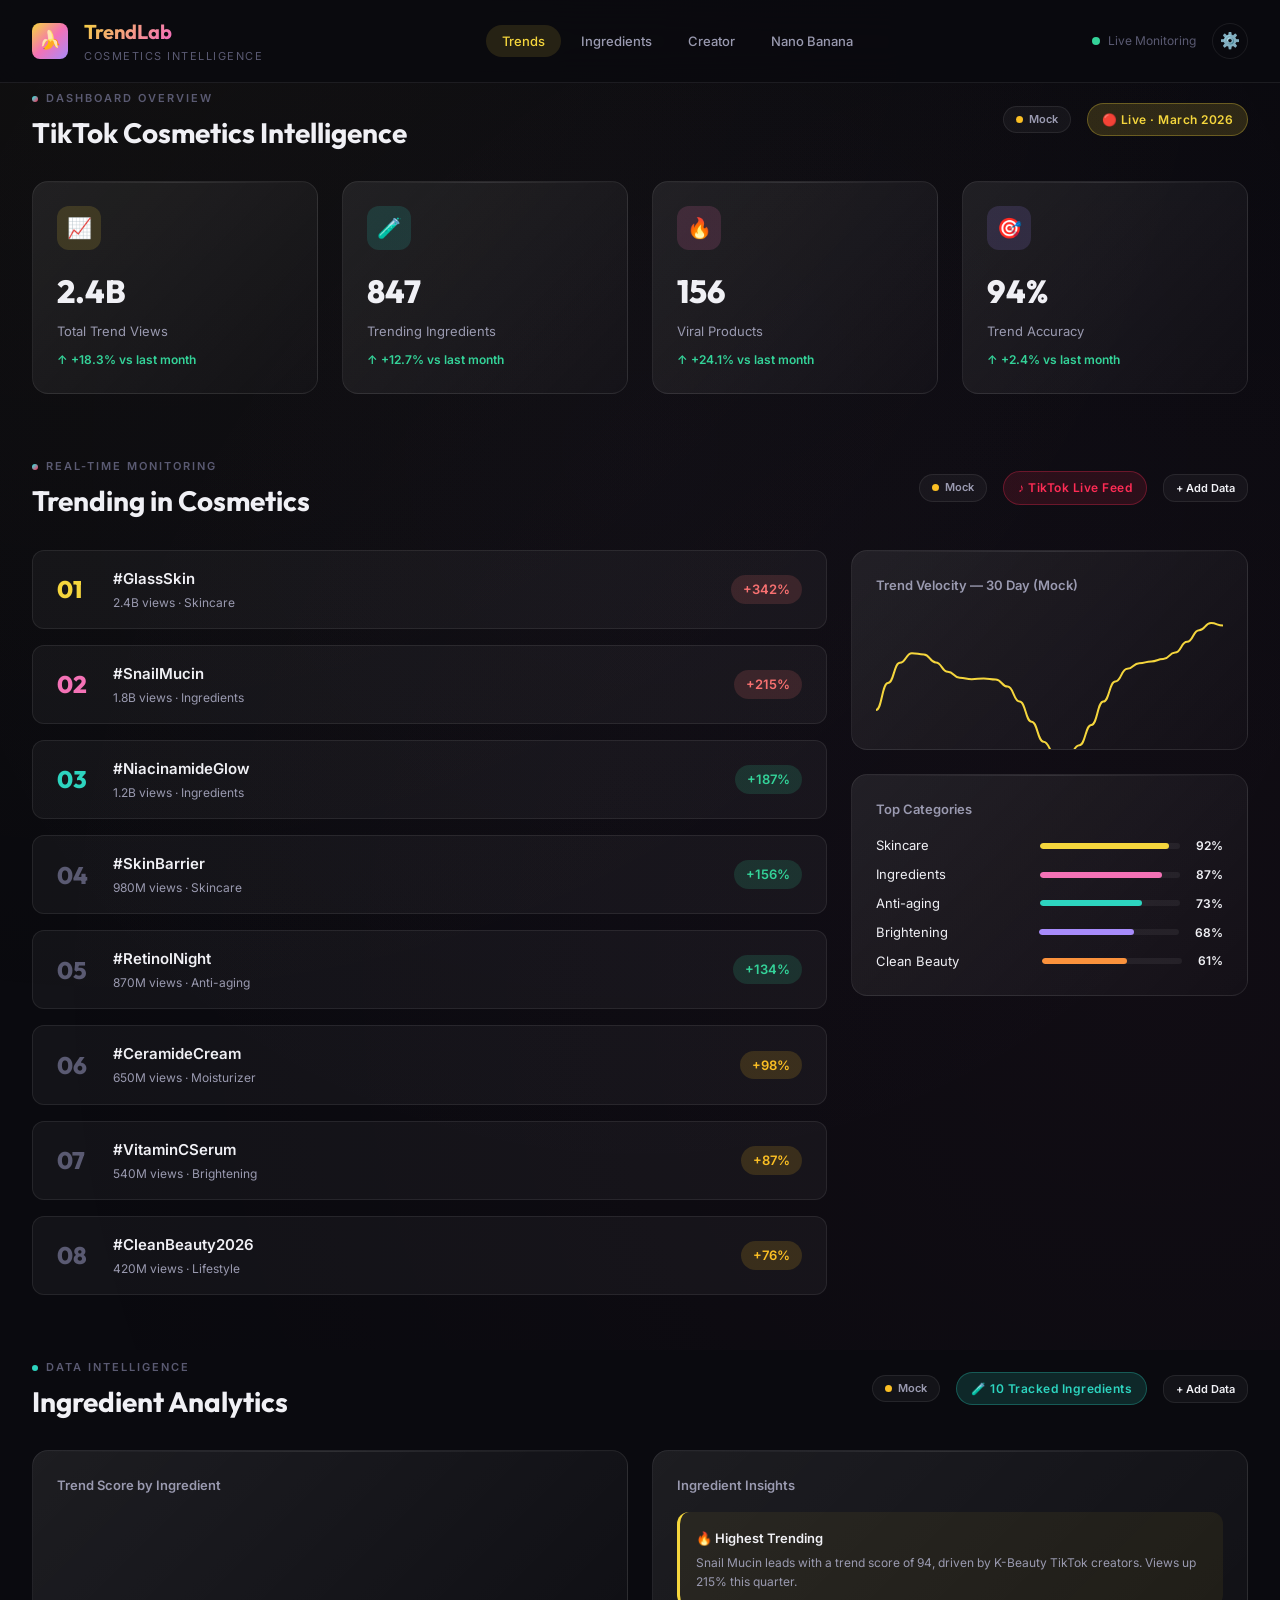
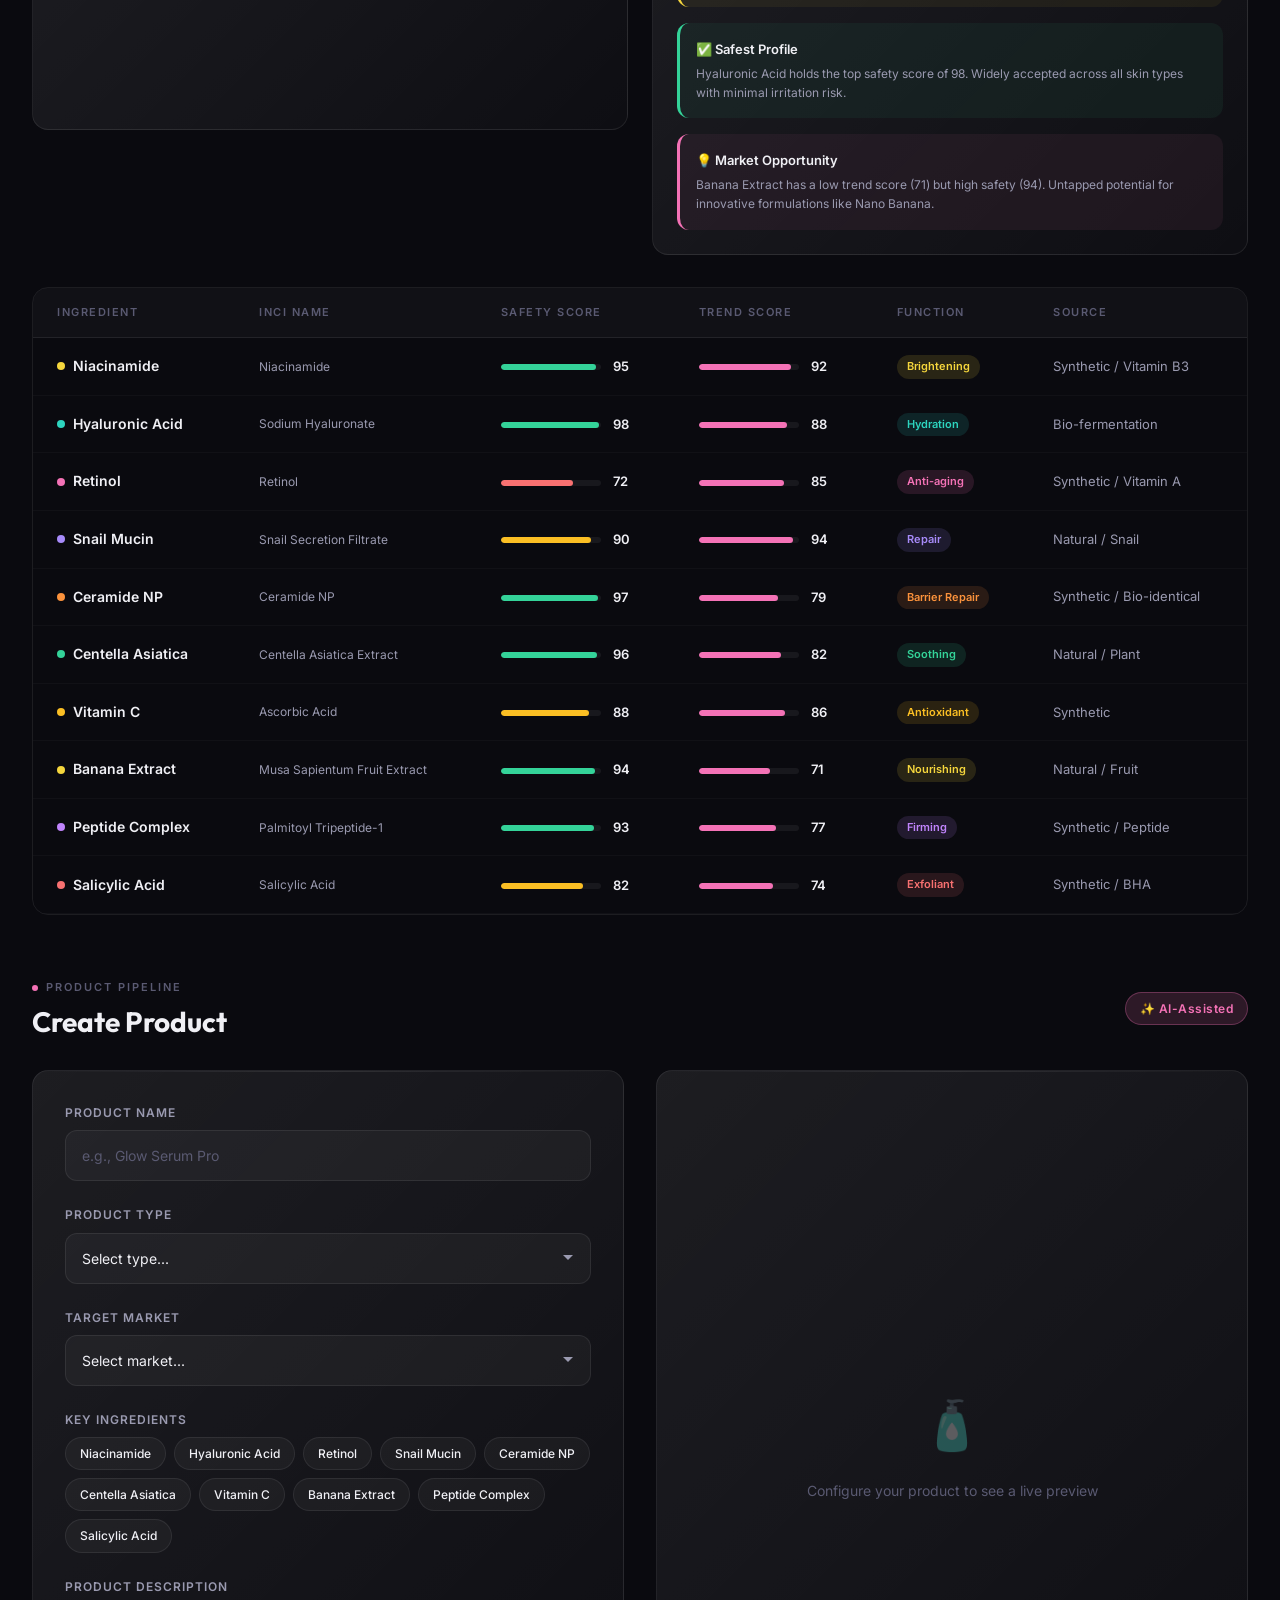
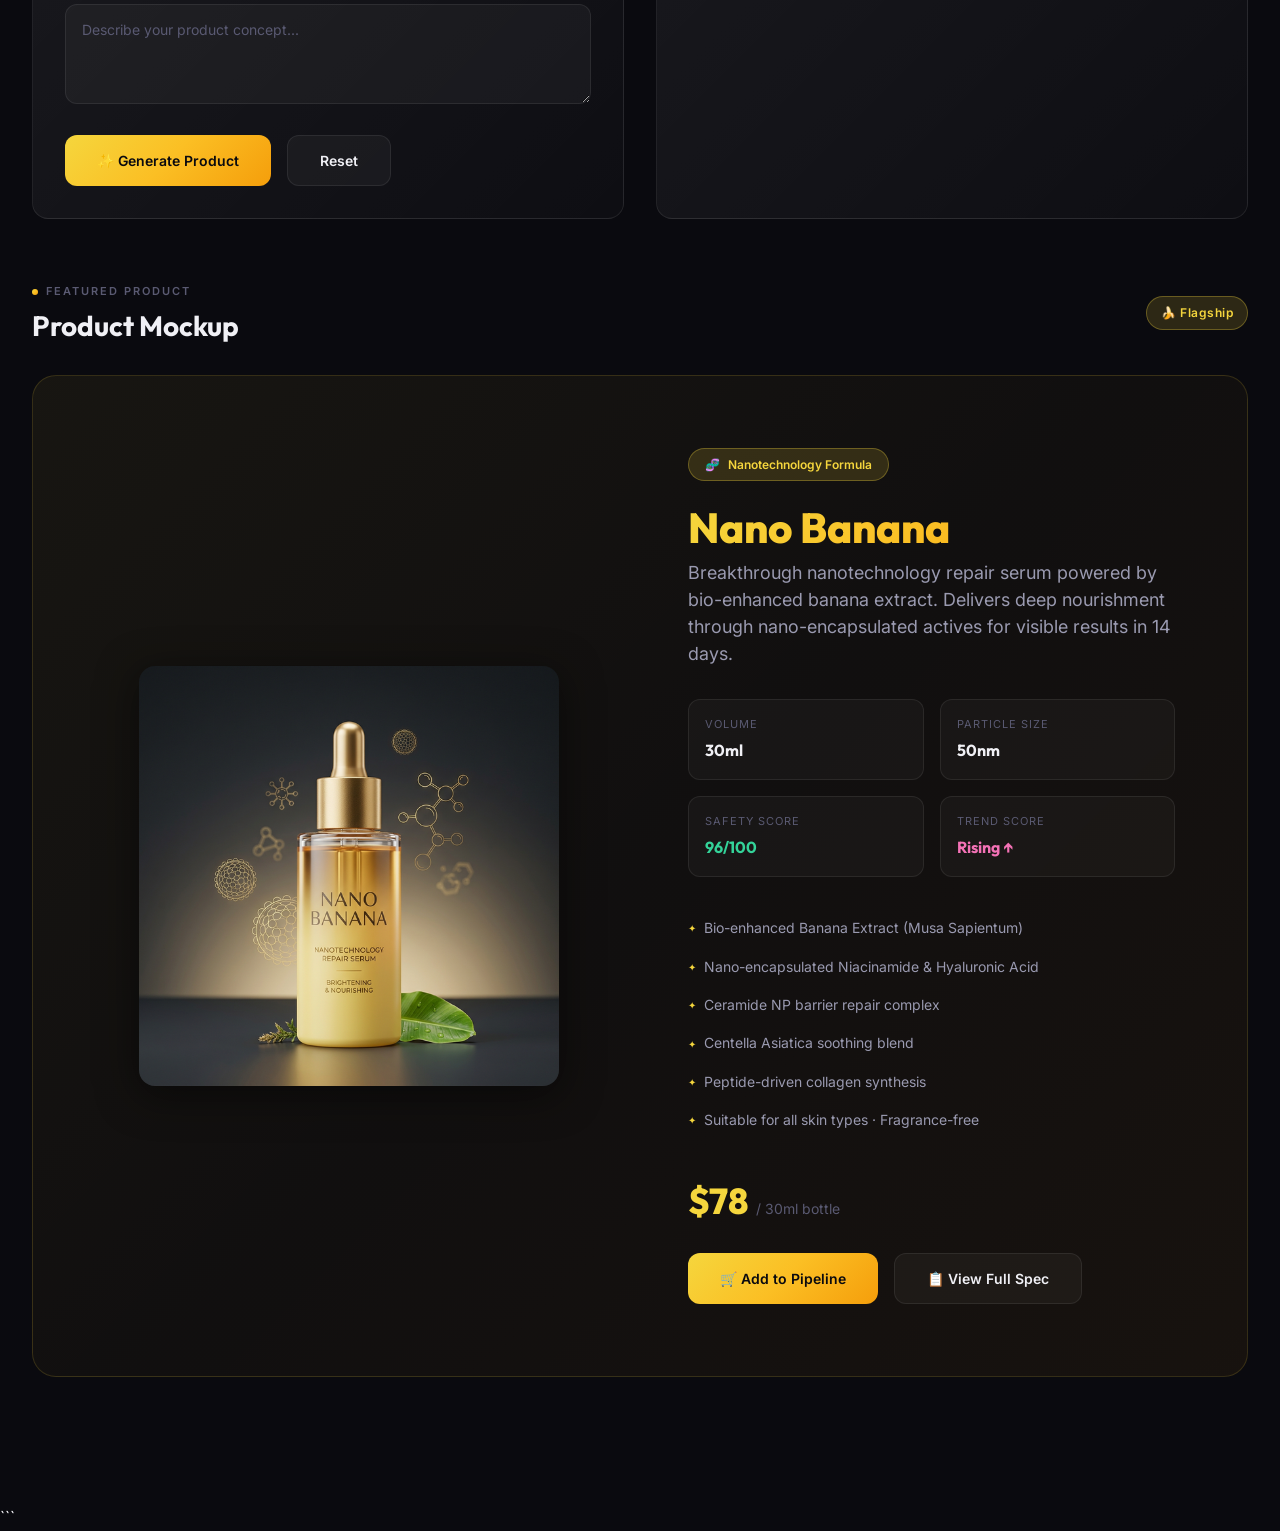
<file: index.html>
<!DOCTYPE html>
<html lang="en">

<head>
  <meta charset="UTF-8" />
  <meta name="viewport" content="width=device-width, initial-scale=1.0" />
  <title>TrendLab — Enterprise Cosmetics Intelligence</title>
  <meta name="description"
    content="Monitor TikTok cosmetics trends, analyze ingredient data, create products, and discover the Nano Banana serum." />
  <link rel="stylesheet" href="style.css" />
  <link rel="icon"
    href="data:image/svg+xml,<svg xmlns='http://www.w3.org/2000/svg' viewBox='0 0 100 100'><text y='.9em' font-size='90'>🍌</text></svg>" />
</head>

<body>




  <!-- Navigation -->
  <nav class="nav" id="main-nav">
    <div class="nav-inner">
      <div class="nav-brand">
        <div class="nav-logo">🍌</div>
        <div>
          <div class="nav-title">TrendLab</div>
          <div class="nav-subtitle">Cosmetics Intelligence</div>
        </div>
      </div>
      <ul class="nav-links">
        <li><a href="#trends" class="nav-link active">Trends</a></li>
        <li><a href="#ingredients" class="nav-link">Ingredients</a></li>
        <li><a href="#creator" class="nav-link">Creator</a></li>
        <li><a href="#nano-banana" class="nav-link">Nano Banana</a></li>
      </ul>
      <div class="nav-status">
        <span class="status-dot"></span>
        <span id="live-time">Live Monitoring</span>
        <button class="nav-settings-btn" onclick="SettingsController.open()" title="Settings & API Keys">⚙️</button>
      </div>
    </div>
  </nav>

  <main class="main">

    <!-- ========== KPI Stats ========== -->
    <section class="section" id="overview">
      <div class="section-header">
        <div>
          <div class="section-label">
            <span class="dot" style="background: var(--gradient-tiktok);"></span>
            Dashboard Overview
          </div>
          <h1 class="section-title">TikTok Cosmetics Intelligence</h1>
        </div>
        <div style="display:flex;align-items:center;gap:var(--space-md);">
          <div class="conn-indicator" data-status-for="tiktok"><span class="conn-dot conn-mock"></span><span
              class="conn-label">Mock</span></div>
          <div class="section-badge"
            style="background: var(--accent-banana-dim); color: var(--accent-banana); border: 1px solid rgba(245,214,61,0.3);">
            🔴 Live · March 2026
          </div>
        </div>
      </div>
      <div class="grid-4" id="stats-grid">
        <!-- Rendered by JS -->
      </div>
    </section>

    <!-- ========== TikTok Trends ========== -->
    <section class="section" id="trends">
      <div class="section-header">
        <div>
          <div class="section-label">
            <span class="dot" style="background: var(--gradient-tiktok);"></span>
            Real-Time Monitoring
          </div>
          <h2 class="section-title">Trending in Cosmetics</h2>
        </div>
        <div style="display:flex;align-items:center;gap:var(--space-md);">
          <div class="conn-indicator" data-status-for="tiktok"><span class="conn-dot conn-mock"></span><span
              class="conn-label">Mock</span></div>
          <div class="section-badge"
            style="background: rgba(254,44,85,0.12); color: #fe2c55; border: 1px solid rgba(254,44,85,0.3);">
            ♪ TikTok Live Feed
          </div>
          <button class="btn btn-secondary" style="padding:6px 12px;font-size:11px;"
            onclick="SettingsController.open(); SettingsController.switchTab('manual-trends');">+ Add Data</button>
        </div>
      </div>

      <div class="trend-feed">
        <div class="trend-list" id="trend-list">
          <!-- Rendered by JS -->
        </div>
        <div class="trend-chart-area">
          <div class="card mini-chart">
            <div class="chart-title">Trend Velocity — 30 Day</div>
            <canvas id="trend-canvas"></canvas>
          </div>
          <div class="card" style="padding: var(--space-lg);">
            <div class="chart-title">Top Categories</div>
            <div style="display: flex; flex-direction: column; gap: var(--space-sm); margin-top: var(--space-md);">
              <div style="display: flex; justify-content: space-between; align-items: center;">
                <span style="font-size: 13px;">Skincare</span>
                <div style="display:flex;align-items:center;gap:8px;">
                  <div class="score-bar" style="width:140px;">
                    <div class="score-bar-fill" style="width:92%;background:var(--accent-banana);"></div>
                  </div>
                  <span style="font-size:12px;font-weight:600;">92%</span>
                </div>
              </div>
              <div style="display: flex; justify-content: space-between; align-items: center;">
                <span style="font-size: 13px;">Ingredients</span>
                <div style="display:flex;align-items:center;gap:8px;">
                  <div class="score-bar" style="width:140px;">
                    <div class="score-bar-fill" style="width:87%;background:var(--accent-pink);"></div>
                  </div>
                  <span style="font-size:12px;font-weight:600;">87%</span>
                </div>
              </div>
              <div style="display: flex; justify-content: space-between; align-items: center;">
                <span style="font-size: 13px;">Anti-aging</span>
                <div style="display:flex;align-items:center;gap:8px;">
                  <div class="score-bar" style="width:140px;">
                    <div class="score-bar-fill" style="width:73%;background:var(--accent-teal);"></div>
                  </div>
                  <span style="font-size:12px;font-weight:600;">73%</span>
                </div>
              </div>
              <div style="display: flex; justify-content: space-between; align-items: center;">
                <span style="font-size: 13px;">Brightening</span>
                <div style="display:flex;align-items:center;gap:8px;">
                  <div class="score-bar" style="width:140px;">
                    <div class="score-bar-fill" style="width:68%;background:var(--accent-violet);"></div>
                  </div>
                  <span style="font-size:12px;font-weight:600;">68%</span>
                </div>
              </div>
              <div style="display: flex; justify-content: space-between; align-items: center;">
                <span style="font-size: 13px;">Clean Beauty</span>
                <div style="display:flex;align-items:center;gap:8px;">
                  <div class="score-bar" style="width:140px;">
                    <div class="score-bar-fill" style="width:61%;background:var(--accent-coral);"></div>
                  </div>
                  <span style="font-size:12px;font-weight:600;">61%</span>
                </div>
              </div>
            </div>
          </div>
        </div>
      </div>
    </section>

    <!-- ========== Ingredient Data ========== -->
    <section class="section" id="ingredients">
      <div class="section-header">
        <div>
          <div class="section-label">
            <span class="dot" style="background: var(--accent-teal);"></span>
            Data Intelligence
          </div>
          <h2 class="section-title">Ingredient Analytics</h2>
        </div>
        <div style="display:flex;align-items:center;gap:var(--space-md);">
          <div class="conn-indicator" data-status-for="ingredients"><span class="conn-dot conn-mock"></span><span
              class="conn-label">Mock</span></div>
          <div class="section-badge"
            style="background: var(--accent-teal-dim); color: var(--accent-teal); border: 1px solid rgba(45,212,191,0.3);">
            🧪 <span id="ingredient-count">10</span> Tracked Ingredients
          </div>
          <button class="btn btn-secondary" style="padding:6px 12px;font-size:11px;"
            onclick="SettingsController.open(); SettingsController.switchTab('manual-ingredients');">+ Add Data</button>
        </div>
      </div>

      <div class="grid-2" style="margin-bottom: var(--space-xl);">
        <div class="card ingredient-chart-container">
          <div class="chart-title">Trend Score by Ingredient</div>
          <canvas id="ingredient-canvas"></canvas>
        </div>
        <div class="card" style="padding: var(--space-lg);">
          <div class="chart-title">Ingredient Insights</div>
          <div style="margin-top: var(--space-md); display: flex; flex-direction: column; gap: var(--space-md);">
            <div
              style="padding: var(--space-md); background: rgba(245,214,61,0.06); border-radius: var(--radius-md); border-left: 3px solid var(--accent-banana);">
              <div style="font-size: 13px; font-weight: 600; margin-bottom: 4px;">🔥 Highest Trending</div>
              <div style="font-size: 12px; color: var(--text-secondary);">Snail Mucin leads with a trend score of 94,
                driven by K-Beauty TikTok creators. Views up 215% this quarter.</div>
            </div>
            <div
              style="padding: var(--space-md); background: rgba(52,211,153,0.06); border-radius: var(--radius-md); border-left: 3px solid var(--success);">
              <div style="font-size: 13px; font-weight: 600; margin-bottom: 4px;">✅ Safest Profile</div>
              <div style="font-size: 12px; color: var(--text-secondary);">Hyaluronic Acid holds the top safety score of
                98. Widely accepted across all skin types with minimal irritation risk.</div>
            </div>
            <div
              style="padding: var(--space-md); background: rgba(244,114,182,0.06); border-radius: var(--radius-md); border-left: 3px solid var(--accent-pink);">
              <div style="font-size: 13px; font-weight: 600; margin-bottom: 4px;">💡 Market Opportunity</div>
              <div style="font-size: 12px; color: var(--text-secondary);">Banana Extract has a low trend score (71) but
                high safety (94). Untapped potential for innovative formulations like Nano Banana.</div>
            </div>
          </div>
        </div>
      </div>

      <div class="ingredient-table-wrap">
        <table class="ingredient-table" id="ingredient-table">
          <thead>
            <tr>
              <th>Ingredient</th>
              <th>INCI Name</th>
              <th>Safety Score</th>
              <th>Trend Score</th>
              <th>Function</th>
              <th>Source</th>
            </tr>
          </thead>
          <tbody id="ingredient-tbody">
            <!-- Rendered by JS -->
          </tbody>
        </table>
      </div>
    </section>

    <!-- ========== Product Creator ========== -->
    <section class="section" id="creator">
      <div class="section-header">
        <div>
          <div class="section-label">
            <span class="dot" style="background: var(--accent-pink);"></span>
            Product Pipeline
          </div>
          <h2 class="section-title">Create Product</h2>
        </div>
        <div class="section-badge"
          style="background: var(--accent-pink-dim); color: var(--accent-pink); border: 1px solid rgba(244,114,182,0.3);">
          ✨ AI-Assisted
        </div>
      </div>

      <div class="creator-layout">
        <div class="card creator-form" id="creator-form-content">
          <!-- Rendered by JS -->
        </div>
        <div class="card product-preview" id="product-preview">
          <div class="preview-placeholder">
            <div class="preview-icon">🧴</div>
            <p>Configure your product to see a live preview</p>
          </div>
        </div>
      </div>
    </section>

    <!-- ========== Product Pipeline ========== -->
    <section class="section" id="pipeline" style="display:none;">
      <div class="section-header">
        <div>
          <div class="section-label">
            <span class="dot" style="background: var(--accent-violet);"></span>
            Product Pipeline
          </div>
          <h2 class="section-title">Generated Products &amp; Mockups</h2>
        </div>
        <div class="section-badge"
          style="background: rgba(167,139,250,0.12); color: var(--accent-violet); border: 1px solid rgba(167,139,250,0.3);">
          📦 <span id="pipeline-count">0</span> Products
        </div>
      </div>
      <div id="pipeline-grid">
        <!-- Rendered by JS -->
      </div>
    </section>

    <!-- ========== Nano Banana Showcase ========== -->
    <section class="section" id="nano-banana">
      <div class="section-header">
        <div>
          <div class="section-label">
            <span class="dot" style="background: var(--gradient-banana);"></span>
            Featured Product
          </div>
          <h2 class="section-title">Product Mockup</h2>
        </div>
        <div class="section-badge"
          style="background: var(--accent-banana-dim); color: var(--accent-banana); border: 1px solid rgba(245,214,61,0.3);">
          🍌 Flagship
        </div>
      </div>

      <div class="nano-hero">
        <div class="nano-image-wrap">
          <div class="nano-image-glow"></div>
          <img src="nano_banana.png" alt="Nano Banana Serum — Premium Skincare Product" id="nano-product-img" />
        </div>
        <div class="nano-content">
          <div class="nano-badge">
            <span>🧬</span> Nanotechnology Formula
          </div>
          <h3 class="nano-title">Nano Banana</h3>
          <p class="nano-tagline">
            Breakthrough nanotechnology repair serum powered by bio-enhanced banana extract.
            Delivers deep nourishment through nano-encapsulated actives for visible results in 14 days.
          </p>

          <div class="nano-specs">
            <div class="spec-item">
              <div class="spec-label">Volume</div>
              <div class="spec-value">30ml</div>
            </div>
            <div class="spec-item">
              <div class="spec-label">Particle Size</div>
              <div class="spec-value">50nm</div>
            </div>
            <div class="spec-item">
              <div class="spec-label">Safety Score</div>
              <div class="spec-value" style="color: var(--success);">96/100</div>
            </div>
            <div class="spec-item">
              <div class="spec-label">Trend Score</div>
              <div class="spec-value" style="color: var(--accent-pink);">Rising ↑</div>
            </div>
          </div>

          <ul class="nano-features">
            <li>Bio-enhanced Banana Extract (Musa Sapientum)</li>
            <li>Nano-encapsulated Niacinamide & Hyaluronic Acid</li>
            <li>Ceramide NP barrier repair complex</li>
            <li>Centella Asiatica soothing blend</li>
            <li>Peptide-driven collagen synthesis</li>
            <li>Suitable for all skin types · Fragrance-free</li>
          </ul>

          <div class="nano-price">
            <span class="nano-price-value">$78</span>
            <span class="nano-price-unit">/ 30ml bottle</span>
          </div>

          <div class="nano-actions">
            <button class="btn btn-primary">🛒 Add to Pipeline</button>
            <button class="btn btn-secondary">📋 View Full Spec</button>
          </div>
        </div>
      </div>
    </section>

  </main>

  <!-- Settings Modal -->
  <div class="settings-overlay" id="settings-modal">
    <div class="settings-panel">
      <div class="settings-header">
        <div>
          <h2 class="settings-title">⚙️ Settings & Data Sources</h2>
          <p class="settings-subtitle">Connect APIs, add manual data, and manage integrations</p>
        </div>
        <button class="settings-close" onclick="SettingsController.close()">✕</button>
      </div>
      <div class="settings-tabs">
        <button class="settings-tab active" data-tab="api-keys" onclick="SettingsController.switchTab('api-keys')">🔑
          API Keys</button>
        <button class="settings-tab" data-tab="manual-trends" onclick="SettingsController.switchTab('manual-trends')">📈
          Manual Trends</button>
        <button class="settings-tab" data-tab="manual-ingredients"
          onclick="SettingsController.switchTab('manual-ingredients')">🧪 Manual Ingredients</button>
        <button class="settings-tab" data-tab="data-status" onclick="SettingsController.switchTab('data-status')">📡
          Data Status</button>
      </div>
      <div class="settings-body" id="settings-content">
        <!-- Rendered by JS -->
      </div>
    </div>
  </div>

  <!-- Toast Container -->
  <div id="toast-container"></div>

  <!-- TrendLab Engine Layer -->
  <script src="engine/Database.js"></script>
  <script src="engine/Parsers/IngredientParser.js"></script>
  <script src="engine/Parsers/TikTokParser.js"></script>
  <script src="engine/Parsers/OpenBeautyParser.js"></script>
  <script src="engine/FormulationScorer.js"></script>
  <script src="engine/Engine.js"></script>

  <!-- Core App Scripts -->
  <script src="api.js"></script>
  <script src="app.js"></script>
</body>

</html>
```
</file>
<file: style.css>
/* ========================================
   Enterprise Cosmetics Dashboard
   Design System & Global Styles
   ======================================== */

@import url('https://fonts.googleapis.com/css2?family=Inter:wght@300;400;500;600;700;800&family=Outfit:wght@300;400;500;600;700;800&display=swap');

/* --- Design Tokens --- */
:root {
  /* Colors */
  --bg-primary: #0a0a0f;
  --bg-secondary: #12121a;
  --bg-card: rgba(255, 255, 255, 0.04);
  --bg-card-hover: rgba(255, 255, 255, 0.07);
  --bg-glass: rgba(255, 255, 255, 0.06);
  --border-subtle: rgba(255, 255, 255, 0.08);
  --border-accent: rgba(255, 255, 255, 0.12);

  --text-primary: #f0f0f5;
  --text-secondary: #9a9ab0;
  --text-muted: #5a5a72;

  --accent-banana: #f5d63d;
  --accent-banana-dim: rgba(245, 214, 61, 0.15);
  --accent-pink: #f472b6;
  --accent-pink-dim: rgba(244, 114, 182, 0.15);
  --accent-teal: #2dd4bf;
  --accent-teal-dim: rgba(45, 212, 191, 0.15);
  --accent-violet: #a78bfa;
  --accent-violet-dim: rgba(167, 139, 250, 0.15);
  --accent-coral: #fb923c;
  --accent-coral-dim: rgba(251, 146, 60, 0.15);

  --gradient-hero: linear-gradient(135deg, #f5d63d 0%, #f472b6 50%, #a78bfa 100%);
  --gradient-banana: linear-gradient(135deg, #f5d63d 0%, #fbbf24 50%, #f59e0b 100%);
  --gradient-tiktok: linear-gradient(135deg, #25f4ee 0%, #fe2c55 100%);
  --gradient-card: linear-gradient(135deg, rgba(255,255,255,0.08) 0%, rgba(255,255,255,0.02) 100%);

  --success: #34d399;
  --warning: #fbbf24;
  --danger: #f87171;

  /* Typography */
  --font-display: 'Outfit', sans-serif;
  --font-body: 'Inter', sans-serif;

  /* Spacing */
  --space-xs: 4px;
  --space-sm: 8px;
  --space-md: 16px;
  --space-lg: 24px;
  --space-xl: 32px;
  --space-2xl: 48px;
  --space-3xl: 64px;

  /* Radii */
  --radius-sm: 8px;
  --radius-md: 12px;
  --radius-lg: 16px;
  --radius-xl: 24px;
  --radius-full: 9999px;

  /* Shadows */
  --shadow-sm: 0 2px 8px rgba(0,0,0,0.3);
  --shadow-md: 0 4px 20px rgba(0,0,0,0.4);
  --shadow-lg: 0 8px 40px rgba(0,0,0,0.5);
  --shadow-glow-banana: 0 0 30px rgba(245, 214, 61, 0.2);
  --shadow-glow-pink: 0 0 30px rgba(244, 114, 182, 0.2);

  /* Transitions */
  --transition-fast: 150ms cubic-bezier(0.4, 0, 0.2, 1);
  --transition-base: 250ms cubic-bezier(0.4, 0, 0.2, 1);
  --transition-slow: 400ms cubic-bezier(0.4, 0, 0.2, 1);
}

/* --- Reset & Base --- */
*, *::before, *::after {
  margin: 0;
  padding: 0;
  box-sizing: border-box;
}

html {
  scroll-behavior: smooth;
  -webkit-font-smoothing: antialiased;
  -moz-osx-font-smoothing: grayscale;
}

body {
  font-family: var(--font-body);
  background: var(--bg-primary);
  color: var(--text-primary);
  line-height: 1.6;
  overflow-x: hidden;
}

/* Background ambient glow */
body::before {
  content: '';
  position: fixed;
  top: -50%;
  left: -50%;
  width: 200%;
  height: 200%;
  background: radial-gradient(circle at 30% 20%, rgba(245, 214, 61, 0.03) 0%, transparent 50%),
              radial-gradient(circle at 70% 80%, rgba(244, 114, 182, 0.03) 0%, transparent 50%),
              radial-gradient(circle at 50% 50%, rgba(167, 139, 250, 0.02) 0%, transparent 50%);
  z-index: -1;
  animation: ambientShift 20s ease-in-out infinite alternate;
}

@keyframes ambientShift {
  0% { transform: translate(0, 0) scale(1); }
  100% { transform: translate(-5%, 3%) scale(1.1); }
}

/* --- Navigation --- */
.nav {
  position: fixed;
  top: 0;
  left: 0;
  right: 0;
  z-index: 100;
  background: rgba(10, 10, 15, 0.85);
  backdrop-filter: blur(20px);
  -webkit-backdrop-filter: blur(20px);
  border-bottom: 1px solid var(--border-subtle);
  padding: var(--space-md) var(--space-xl);
}

.nav-inner {
  max-width: 1440px;
  margin: 0 auto;
  display: flex;
  align-items: center;
  justify-content: space-between;
}

.nav-brand {
  display: flex;
  align-items: center;
  gap: var(--space-md);
}

.nav-logo {
  width: 36px;
  height: 36px;
  border-radius: var(--radius-sm);
  background: var(--gradient-hero);
  display: flex;
  align-items: center;
  justify-content: center;
  font-size: 18px;
}

.nav-title {
  font-family: var(--font-display);
  font-weight: 700;
  font-size: 20px;
  background: var(--gradient-hero);
  -webkit-background-clip: text;
  -webkit-text-fill-color: transparent;
  background-clip: text;
}

.nav-subtitle {
  font-size: 11px;
  color: var(--text-muted);
  font-weight: 400;
  letter-spacing: 1.5px;
  text-transform: uppercase;
}

.nav-links {
  display: flex;
  gap: var(--space-xs);
  list-style: none;
}

.nav-link {
  padding: var(--space-sm) var(--space-md);
  border-radius: var(--radius-full);
  color: var(--text-secondary);
  text-decoration: none;
  font-size: 13px;
  font-weight: 500;
  transition: var(--transition-base);
  cursor: pointer;
}

.nav-link:hover,
.nav-link.active {
  background: var(--bg-card-hover);
  color: var(--text-primary);
}

.nav-link.active {
  background: rgba(245, 214, 61, 0.12);
  color: var(--accent-banana);
}

.nav-status {
  display: flex;
  align-items: center;
  gap: var(--space-sm);
  font-size: 12px;
  color: var(--text-muted);
}

.status-dot {
  width: 8px;
  height: 8px;
  border-radius: 50%;
  background: var(--success);
  animation: pulse 2s ease-in-out infinite;
}

@keyframes pulse {
  0%, 100% { opacity: 1; box-shadow: 0 0 0 0 rgba(52, 211, 153, 0.4); }
  50% { opacity: 0.8; box-shadow: 0 0 0 6px rgba(52, 211, 153, 0); }
}

/* --- Main Container --- */
.main {
  max-width: 1440px;
  margin: 0 auto;
  padding: 90px var(--space-xl) var(--space-3xl);
}

/* --- Section Headers --- */
.section {
  margin-bottom: var(--space-3xl);
}

.section-header {
  display: flex;
  align-items: center;
  justify-content: space-between;
  margin-bottom: var(--space-xl);
}

.section-label {
  display: flex;
  align-items: center;
  gap: var(--space-sm);
  font-size: 11px;
  font-weight: 600;
  text-transform: uppercase;
  letter-spacing: 2px;
  color: var(--text-muted);
  margin-bottom: var(--space-sm);
}

.section-label .dot {
  width: 6px;
  height: 6px;
  border-radius: 50%;
}

.section-title {
  font-family: var(--font-display);
  font-size: 28px;
  font-weight: 700;
  line-height: 1.2;
}

.section-badge {
  padding: 6px 14px;
  border-radius: var(--radius-full);
  font-size: 12px;
  font-weight: 600;
  letter-spacing: 0.5px;
}

/* --- Cards --- */
.card {
  background: var(--gradient-card);
  border: 1px solid var(--border-subtle);
  border-radius: var(--radius-lg);
  padding: var(--space-lg);
  transition: var(--transition-base);
  position: relative;
  overflow: hidden;
}

.card::before {
  content: '';
  position: absolute;
  top: 0;
  left: 0;
  right: 0;
  height: 1px;
  background: linear-gradient(90deg, transparent, rgba(255,255,255,0.1), transparent);
}

.card:hover {
  background: var(--bg-card-hover);
  border-color: var(--border-accent);
  transform: translateY(-2px);
  box-shadow: var(--shadow-md);
}

/* --- Grid Layouts --- */
.grid-4 {
  display: grid;
  grid-template-columns: repeat(4, 1fr);
  gap: var(--space-lg);
}

.grid-3 {
  display: grid;
  grid-template-columns: repeat(3, 1fr);
  gap: var(--space-lg);
}

.grid-2 {
  display: grid;
  grid-template-columns: repeat(2, 1fr);
  gap: var(--space-lg);
}

/* --- Stat Cards --- */
.stat-card {
  padding: var(--space-lg);
}

.stat-icon {
  width: 44px;
  height: 44px;
  border-radius: var(--radius-md);
  display: flex;
  align-items: center;
  justify-content: center;
  font-size: 20px;
  margin-bottom: var(--space-md);
}

.stat-value {
  font-family: var(--font-display);
  font-size: 32px;
  font-weight: 800;
  margin-bottom: var(--space-xs);
}

.stat-label {
  font-size: 13px;
  color: var(--text-secondary);
  margin-bottom: var(--space-sm);
}

.stat-change {
  font-size: 12px;
  font-weight: 600;
  display: flex;
  align-items: center;
  gap: 4px;
}

.stat-change.up { color: var(--success); }
.stat-change.down { color: var(--danger); }

/* --- TikTok Trend Section --- */
.trend-feed {
  display: grid;
  grid-template-columns: 2fr 1fr;
  gap: var(--space-lg);
}

.trend-list {
  display: flex;
  flex-direction: column;
  gap: var(--space-md);
}

.trend-item {
  display: flex;
  align-items: center;
  gap: var(--space-md);
  padding: var(--space-md) var(--space-lg);
  background: var(--bg-card);
  border: 1px solid var(--border-subtle);
  border-radius: var(--radius-md);
  transition: var(--transition-base);
  cursor: pointer;
}

.trend-item:hover {
  background: var(--bg-card-hover);
  border-color: var(--border-accent);
  transform: translateX(4px);
}

.trend-rank {
  font-family: var(--font-display);
  font-size: 24px;
  font-weight: 800;
  color: var(--text-muted);
  min-width: 40px;
}

.trend-item:nth-child(1) .trend-rank { color: var(--accent-banana); }
.trend-item:nth-child(2) .trend-rank { color: var(--accent-pink); }
.trend-item:nth-child(3) .trend-rank { color: var(--accent-teal); }

.trend-info {
  flex: 1;
}

.trend-hashtag {
  font-weight: 600;
  font-size: 15px;
  margin-bottom: 2px;
}

.trend-views {
  font-size: 12px;
  color: var(--text-secondary);
}

.trend-growth {
  font-size: 13px;
  font-weight: 600;
  padding: 4px 12px;
  border-radius: var(--radius-full);
}

.trend-growth.hot {
  background: rgba(248, 113, 113, 0.15);
  color: #f87171;
}

.trend-growth.rising {
  background: rgba(52, 211, 153, 0.15);
  color: #34d399;
}

.trend-growth.stable {
  background: rgba(251, 191, 36, 0.15);
  color: #fbbf24;
}

/* Trend chart area */
.trend-chart-area {
  display: flex;
  flex-direction: column;
  gap: var(--space-lg);
}

.mini-chart {
  padding: var(--space-lg);
  height: 200px;
  position: relative;
}

.mini-chart canvas {
  width: 100%;
  height: 100%;
}

.chart-title {
  font-size: 13px;
  font-weight: 600;
  margin-bottom: var(--space-md);
  color: var(--text-secondary);
}

/* --- Ingredient Section --- */
.ingredient-table-wrap {
  overflow-x: auto;
  border-radius: var(--radius-lg);
  border: 1px solid var(--border-subtle);
}

.ingredient-table {
  width: 100%;
  border-collapse: collapse;
  font-size: 14px;
}

.ingredient-table thead {
  background: rgba(255,255,255,0.03);
}

.ingredient-table th {
  padding: var(--space-md) var(--space-lg);
  text-align: left;
  font-size: 11px;
  font-weight: 600;
  text-transform: uppercase;
  letter-spacing: 1.5px;
  color: var(--text-muted);
  border-bottom: 1px solid var(--border-subtle);
}

.ingredient-table td {
  padding: var(--space-md) var(--space-lg);
  border-bottom: 1px solid rgba(255,255,255,0.03);
  vertical-align: middle;
}

.ingredient-table tbody tr {
  transition: var(--transition-base);
}

.ingredient-table tbody tr:hover {
  background: var(--bg-card-hover);
}

.ingredient-name {
  font-weight: 600;
  display: flex;
  align-items: center;
  gap: var(--space-sm);
}

.ingredient-dot {
  width: 8px;
  height: 8px;
  border-radius: 50%;
}

.score-bar {
  width: 100px;
  height: 6px;
  background: rgba(255,255,255,0.06);
  border-radius: 3px;
  overflow: hidden;
  display: inline-flex;
  align-items: center;
  vertical-align: middle;
  margin-right: var(--space-sm);
}

.score-bar-fill {
  height: 100%;
  border-radius: 3px;
  transition: width 1s ease;
}

.tag {
  display: inline-block;
  padding: 3px 10px;
  border-radius: var(--radius-full);
  font-size: 11px;
  font-weight: 600;
}

/* --- Product Creator --- */
.creator-layout {
  display: grid;
  grid-template-columns: 1fr 1fr;
  gap: var(--space-xl);
}

.creator-form {
  padding: var(--space-xl);
}

.form-group {
  margin-bottom: var(--space-lg);
}

.form-label {
  display: block;
  font-size: 12px;
  font-weight: 600;
  text-transform: uppercase;
  letter-spacing: 1px;
  color: var(--text-secondary);
  margin-bottom: var(--space-sm);
}

.form-input,
.form-select,
.form-textarea {
  width: 100%;
  padding: var(--space-md);
  background: rgba(255,255,255,0.04);
  border: 1px solid var(--border-subtle);
  border-radius: var(--radius-md);
  color: var(--text-primary);
  font-family: var(--font-body);
  font-size: 14px;
  transition: var(--transition-base);
  outline: none;
}

.form-input:focus,
.form-select:focus,
.form-textarea:focus {
  border-color: var(--accent-banana);
  box-shadow: 0 0 0 3px var(--accent-banana-dim);
}

.form-input::placeholder,
.form-textarea::placeholder {
  color: var(--text-muted);
}

.form-textarea {
  min-height: 100px;
  resize: vertical;
}

.form-select {
  appearance: none;
  cursor: pointer;
  background-image: url("data:image/svg+xml,%3Csvg xmlns='http://www.w3.org/2000/svg' width='12' height='12' viewBox='0 0 12 12'%3E%3Cpath fill='%239a9ab0' d='M6 8L1 3h10z'/%3E%3C/svg%3E");
  background-repeat: no-repeat;
  background-position: right 16px center;
  padding-right: 40px;
}

.ingredient-chips {
  display: flex;
  flex-wrap: wrap;
  gap: var(--space-sm);
}

.chip {
  padding: 6px 14px;
  border-radius: var(--radius-full);
  font-size: 12px;
  font-weight: 500;
  background: var(--bg-card);
  border: 1px solid var(--border-subtle);
  cursor: pointer;
  transition: var(--transition-base);
  user-select: none;
}

.chip:hover {
  border-color: var(--accent-banana);
  background: var(--accent-banana-dim);
}

.chip.selected {
  background: var(--accent-banana-dim);
  border-color: var(--accent-banana);
  color: var(--accent-banana);
}

.btn {
  padding: var(--space-md) var(--space-xl);
  border: none;
  border-radius: var(--radius-md);
  font-family: var(--font-body);
  font-size: 14px;
  font-weight: 600;
  cursor: pointer;
  transition: var(--transition-base);
  display: inline-flex;
  align-items: center;
  gap: var(--space-sm);
}

.btn-primary {
  background: var(--gradient-banana);
  color: #0a0a0f;
}

.btn-primary:hover {
  transform: translateY(-1px);
  box-shadow: var(--shadow-glow-banana);
}

.btn-secondary {
  background: var(--bg-card);
  color: var(--text-primary);
  border: 1px solid var(--border-subtle);
}

.btn-secondary:hover {
  border-color: var(--border-accent);
  background: var(--bg-card-hover);
}

/* Product Preview */
.product-preview {
  padding: var(--space-xl);
  display: flex;
  flex-direction: column;
  align-items: center;
  justify-content: center;
  text-align: center;
  min-height: 500px;
}

.preview-placeholder {
  color: var(--text-muted);
  font-size: 14px;
}

.preview-icon {
  font-size: 48px;
  margin-bottom: var(--space-md);
  opacity: 0.3;
}

.preview-product {
  width: 100%;
}

.preview-product-name {
  font-family: var(--font-display);
  font-size: 24px;
  font-weight: 700;
  margin-bottom: var(--space-sm);
}

.preview-product-type {
  font-size: 13px;
  color: var(--accent-pink);
  margin-bottom: var(--space-lg);
}

.preview-ingredients-list {
  display: flex;
  flex-wrap: wrap;
  gap: var(--space-sm);
  justify-content: center;
  margin-top: var(--space-md);
}

/* --- Nano Banana Showcase --- */
.nano-hero {
  display: grid;
  grid-template-columns: 1fr 1fr;
  gap: var(--space-2xl);
  align-items: center;
  padding: var(--space-2xl);
  background: linear-gradient(135deg, rgba(245, 214, 61, 0.06) 0%, rgba(251, 191, 36, 0.03) 50%, rgba(245, 158, 11, 0.06) 100%);
  border: 1px solid rgba(245, 214, 61, 0.15);
  border-radius: var(--radius-xl);
  position: relative;
  overflow: hidden;
}

.nano-hero::before {
  content: '';
  position: absolute;
  top: -2px;
  left: -2px;
  right: -2px;
  bottom: -2px;
  background: linear-gradient(135deg, rgba(245, 214, 61, 0.3), transparent, rgba(244, 114, 182, 0.3));
  border-radius: var(--radius-xl);
  z-index: -1;
  opacity: 0;
  transition: opacity 0.5s ease;
}

.nano-hero:hover::before {
  opacity: 1;
}

.nano-image-wrap {
  display: flex;
  align-items: center;
  justify-content: center;
  position: relative;
}

.nano-image-wrap img {
  width: 100%;
  max-width: 420px;
  border-radius: var(--radius-lg);
  box-shadow: var(--shadow-lg);
  transition: transform 0.6s cubic-bezier(0.4, 0, 0.2, 1);
}

.nano-image-wrap:hover img {
  transform: scale(1.03) rotate(-1deg);
}

.nano-image-glow {
  position: absolute;
  width: 300px;
  height: 300px;
  background: radial-gradient(circle, rgba(245, 214, 61, 0.2) 0%, transparent 70%);
  border-radius: 50%;
  z-index: -1;
  animation: glowPulse 4s ease-in-out infinite;
}

@keyframes glowPulse {
  0%, 100% { transform: scale(1); opacity: 0.5; }
  50% { transform: scale(1.2); opacity: 0.8; }
}

.nano-content {
  padding: var(--space-lg);
}

.nano-badge {
  display: inline-flex;
  align-items: center;
  gap: var(--space-sm);
  padding: 6px 16px;
  background: var(--accent-banana-dim);
  border: 1px solid rgba(245, 214, 61, 0.3);
  border-radius: var(--radius-full);
  font-size: 12px;
  font-weight: 600;
  color: var(--accent-banana);
  margin-bottom: var(--space-lg);
}

.nano-title {
  font-family: var(--font-display);
  font-size: 42px;
  font-weight: 800;
  line-height: 1.1;
  margin-bottom: var(--space-sm);
  background: var(--gradient-banana);
  -webkit-background-clip: text;
  -webkit-text-fill-color: transparent;
  background-clip: text;
}

.nano-tagline {
  font-size: 18px;
  color: var(--text-secondary);
  margin-bottom: var(--space-xl);
  line-height: 1.5;
}

.nano-specs {
  display: grid;
  grid-template-columns: 1fr 1fr;
  gap: var(--space-md);
  margin-bottom: var(--space-xl);
}

.spec-item {
  padding: var(--space-md);
  background: rgba(255,255,255,0.03);
  border-radius: var(--radius-md);
  border: 1px solid var(--border-subtle);
}

.spec-label {
  font-size: 11px;
  text-transform: uppercase;
  letter-spacing: 1px;
  color: var(--text-muted);
  margin-bottom: 4px;
}

.spec-value {
  font-family: var(--font-display);
  font-size: 16px;
  font-weight: 700;
}

.nano-features {
  list-style: none;
  margin-bottom: var(--space-xl);
}

.nano-features li {
  display: flex;
  align-items: center;
  gap: var(--space-sm);
  padding: var(--space-sm) 0;
  font-size: 14px;
  color: var(--text-secondary);
}

.nano-features li::before {
  content: '✦';
  color: var(--accent-banana);
  font-size: 10px;
}

.nano-price {
  display: flex;
  align-items: baseline;
  gap: var(--space-sm);
  margin-bottom: var(--space-lg);
}

.nano-price-value {
  font-family: var(--font-display);
  font-size: 36px;
  font-weight: 800;
  color: var(--accent-banana);
}

.nano-price-unit {
  color: var(--text-muted);
  font-size: 14px;
}

.nano-actions {
  display: flex;
  gap: var(--space-md);
}

/* --- Ingredient Bar Chart --- */
.ingredient-chart-container {
  padding: var(--space-lg);
  height: 280px;
}

/* --- Animations --- */
@keyframes fadeInUp {
  from { opacity: 0; transform: translateY(20px); }
  to { opacity: 1; transform: translateY(0); }
}

@keyframes fadeInLeft {
  from { opacity: 0; transform: translateX(-20px); }
  to { opacity: 1; transform: translateX(0); }
}

@keyframes countUp {
  from { opacity: 0; }
  to { opacity: 1; }
}

.animate-in {
  animation: fadeInUp 0.6s ease forwards;
  opacity: 0;
}

.animate-in:nth-child(1) { animation-delay: 0.1s; }
.animate-in:nth-child(2) { animation-delay: 0.2s; }
.animate-in:nth-child(3) { animation-delay: 0.3s; }
.animate-in:nth-child(4) { animation-delay: 0.4s; }

/* --- Product Pipeline & Mockups --- */
.pipeline-product {
  background: var(--gradient-card);
  border: 1px solid var(--border-subtle);
  border-radius: var(--radius-lg);
  padding: var(--space-xl);
  margin-bottom: var(--space-xl);
  transition: var(--transition-base);
}

.pipeline-product:hover {
  border-color: var(--border-accent);
  box-shadow: var(--shadow-md);
}

.pipeline-product-header {
  display: flex;
  justify-content: space-between;
  align-items: flex-start;
  margin-bottom: var(--space-lg);
}

.pipeline-product-name {
  font-family: var(--font-display);
  font-size: 22px;
  font-weight: 700;
}

.pipeline-product-type {
  font-size: 13px;
  color: var(--text-secondary);
  margin-top: 2px;
}

.mockup-grid {
  display: grid;
  grid-template-columns: repeat(4, 1fr);
  gap: var(--space-md);
}

.mockup-card {
  border-radius: var(--radius-md);
  overflow: hidden;
  border: 1px solid var(--border-subtle);
  transition: var(--transition-base);
}

.mockup-card:hover {
  transform: translateY(-4px);
  box-shadow: var(--shadow-md);
  border-color: var(--border-accent);
}

.mockup-render {
  display: flex;
  align-items: center;
  justify-content: center;
  padding: var(--space-xl) var(--space-md);
  min-height: 200px;
  border-radius: var(--radius-md) var(--radius-md) 0 0;
}

.mockup-container-svg {
  display: flex;
  align-items: center;
  justify-content: center;
  transition: transform 0.4s cubic-bezier(0.4, 0, 0.2, 1);
}

.mockup-card:hover .mockup-container-svg {
  transform: scale(1.05);
}

.mockup-meta {
  padding: var(--space-md);
  background: var(--bg-card);
}

.mockup-meta-header {
  display: flex;
  align-items: center;
  gap: var(--space-sm);
}

.mockup-icon {
  font-size: 18px;
}

.mockup-label {
  font-size: 12px;
  font-weight: 600;
}

.mockup-palette-name {
  font-size: 11px;
  font-weight: 500;
}

.mockup-ingredients {
  display: flex;
  flex-wrap: wrap;
  gap: 3px;
  margin-top: var(--space-sm);
}

/* --- Settings Gear Button --- */
.nav-settings-btn {
  background: none;
  border: 1px solid var(--border-subtle);
  border-radius: var(--radius-full);
  width: 36px;
  height: 36px;
  display: flex;
  align-items: center;
  justify-content: center;
  cursor: pointer;
  font-size: 16px;
  transition: var(--transition-base);
  margin-left: var(--space-sm);
}

.nav-settings-btn:hover {
  background: var(--bg-card-hover);
  border-color: var(--accent-banana);
  transform: rotate(45deg);
}

/* --- Connection Status Indicators --- */
.conn-indicator {
  display: inline-flex;
  align-items: center;
  gap: 6px;
  padding: 4px 12px;
  border-radius: var(--radius-full);
  font-size: 11px;
  font-weight: 600;
  background: var(--bg-card);
  border: 1px solid var(--border-subtle);
}

.conn-dot {
  width: 7px;
  height: 7px;
  border-radius: 50%;
  transition: background 0.3s ease;
}

.conn-dot.conn-live { background: var(--success); box-shadow: 0 0 6px rgba(52,211,153,0.5); }
.conn-dot.conn-mock { background: var(--warning); }
.conn-dot.conn-error { background: var(--danger); }
.conn-dot.conn-loading { background: var(--accent-violet); animation: pulse 1s infinite; }

.conn-label { color: var(--text-secondary); }

/* --- Settings Modal --- */
.settings-overlay {
  position: fixed;
  inset: 0;
  z-index: 200;
  background: rgba(0,0,0,0.7);
  backdrop-filter: blur(8px);
  -webkit-backdrop-filter: blur(8px);
  display: flex;
  align-items: center;
  justify-content: center;
  opacity: 0;
  pointer-events: none;
  transition: opacity 0.3s ease;
}

.settings-overlay.active {
  opacity: 1;
  pointer-events: auto;
}

.settings-panel {
  width: 90%;
  max-width: 900px;
  max-height: 85vh;
  background: var(--bg-secondary);
  border: 1px solid var(--border-subtle);
  border-radius: var(--radius-xl);
  display: flex;
  flex-direction: column;
  overflow: hidden;
  box-shadow: var(--shadow-lg);
  transform: translateY(20px);
  transition: transform 0.3s ease;
}

.settings-overlay.active .settings-panel {
  transform: translateY(0);
}

.settings-header {
  display: flex;
  justify-content: space-between;
  align-items: flex-start;
  padding: var(--space-xl) var(--space-xl) var(--space-md);
}

.settings-title {
  font-family: var(--font-display);
  font-size: 22px;
  font-weight: 700;
}

.settings-subtitle {
  font-size: 13px;
  color: var(--text-muted);
  margin-top: 4px;
}

.settings-close {
  background: var(--bg-card);
  border: 1px solid var(--border-subtle);
  color: var(--text-secondary);
  width: 36px;
  height: 36px;
  border-radius: var(--radius-full);
  display: flex;
  align-items: center;
  justify-content: center;
  cursor: pointer;
  font-size: 16px;
  transition: var(--transition-base);
}

.settings-close:hover {
  background: var(--bg-card-hover);
  color: var(--text-primary);
}

/* Settings Tabs */
.settings-tabs {
  display: flex;
  gap: var(--space-xs);
  padding: 0 var(--space-xl);
  border-bottom: 1px solid var(--border-subtle);
}

.settings-tab {
  padding: var(--space-md) var(--space-lg);
  background: none;
  border: none;
  border-bottom: 2px solid transparent;
  color: var(--text-secondary);
  font-family: var(--font-body);
  font-size: 13px;
  font-weight: 500;
  cursor: pointer;
  transition: var(--transition-base);
}

.settings-tab:hover {
  color: var(--text-primary);
}

.settings-tab.active {
  color: var(--accent-banana);
  border-bottom-color: var(--accent-banana);
}

/* Settings Body */
.settings-body {
  flex: 1;
  overflow-y: auto;
  padding: var(--space-xl);
}

.settings-section {
  margin-bottom: var(--space-xl);
}

.settings-section-title {
  font-family: var(--font-display);
  font-size: 16px;
  font-weight: 600;
  margin-bottom: var(--space-sm);
}

.settings-desc {
  font-size: 13px;
  color: var(--text-secondary);
  margin-bottom: var(--space-md);
  line-height: 1.5;
}

.settings-link {
  color: var(--accent-banana);
  text-decoration: none;
}

.settings-link:hover {
  text-decoration: underline;
}

/* Key input row */
.settings-key-row {
  display: flex;
  gap: var(--space-sm);
  align-items: center;
}

.settings-key-row .form-input {
  flex: 1;
}

.settings-key-row .btn {
  padding: var(--space-md) var(--space-md);
  font-size: 13px;
  white-space: nowrap;
}

.test-result {
  margin-top: var(--space-sm);
  font-size: 13px;
  min-height: 20px;
}

.settings-actions {
  display: flex;
  gap: var(--space-sm);
  flex-wrap: wrap;
  margin-top: var(--space-md);
}

/* Status Cards */
.status-grid {
  display: grid;
  grid-template-columns: repeat(3, 1fr);
  gap: var(--space-md);
}

.status-card {
  padding: var(--space-lg);
  background: var(--bg-card);
  border: 1px solid var(--border-subtle);
  border-radius: var(--radius-md);
}

.status-card-header {
  display: flex;
  justify-content: space-between;
  align-items: center;
  margin-bottom: var(--space-sm);
  font-weight: 600;
  font-size: 14px;
}

.status-state {
  padding: 3px 10px;
  border-radius: var(--radius-full);
  font-size: 10px;
  font-weight: 700;
  letter-spacing: 1px;
}

.status-live { background: rgba(52,211,153,0.15); color: var(--success); }
.status-mock { background: rgba(251,191,36,0.15); color: var(--warning); }
.status-error { background: rgba(248,113,113,0.15); color: var(--danger); }
.status-loading { background: rgba(167,139,250,0.15); color: var(--accent-violet); }

.status-message {
  font-size: 12px;
  color: var(--text-secondary);
  margin-bottom: var(--space-xs);
}

.status-sync {
  font-size: 11px;
  color: var(--text-muted);
}

/* Source info */
.source-info {
  display: flex;
  flex-direction: column;
  gap: var(--space-md);
}

.source-info-item {
  padding: var(--space-md);
  background: var(--bg-card);
  border-radius: var(--radius-md);
  border: 1px solid var(--border-subtle);
}

.source-info-item strong {
  display: block;
  margin-bottom: 4px;
  font-size: 14px;
}

.source-info-item p {
  font-size: 12px;
  color: var(--text-secondary);
  line-height: 1.5;
  margin: 0;
}

/* Manual Entry Forms */
.manual-form {
  background: var(--bg-card);
  border: 1px solid var(--border-subtle);
  border-radius: var(--radius-md);
  padding: var(--space-lg);
}

.manual-form-row {
  display: flex;
  gap: var(--space-md);
  margin-bottom: var(--space-md);
}

.manual-form-row:last-child { margin-bottom: 0; }

.manual-form .form-group {
  margin-bottom: 0;
}

.manual-list {
  display: flex;
  flex-direction: column;
  gap: var(--space-sm);
}

.manual-list-item {
  display: flex;
  align-items: center;
  gap: var(--space-md);
  padding: var(--space-md);
  background: var(--bg-card);
  border: 1px solid var(--border-subtle);
  border-radius: var(--radius-md);
  transition: var(--transition-base);
}

.manual-list-item:hover {
  background: var(--bg-card-hover);
}

.btn-icon {
  background: none;
  border: 1px solid var(--border-subtle);
  color: var(--text-muted);
  width: 28px;
  height: 28px;
  border-radius: var(--radius-full);
  display: flex;
  align-items: center;
  justify-content: center;
  cursor: pointer;
  font-size: 12px;
  transition: var(--transition-base);
}

.btn-icon:hover {
  background: rgba(248,113,113,0.15);
  border-color: var(--danger);
  color: var(--danger);
}

/* --- Toast Notifications --- */
#toast-container {
  position: fixed;
  bottom: var(--space-xl);
  right: var(--space-xl);
  z-index: 300;
  display: flex;
  flex-direction: column;
  gap: var(--space-sm);
}

.toast {
  padding: var(--space-md) var(--space-lg);
  background: var(--bg-secondary);
  border: 1px solid var(--border-subtle);
  border-radius: var(--radius-md);
  font-size: 13px;
  font-weight: 500;
  box-shadow: var(--shadow-md);
  transform: translateX(120%);
  transition: transform 0.3s cubic-bezier(0.4, 0, 0.2, 1);
  max-width: 350px;
}

.toast.show { transform: translateX(0); }

.toast-success { border-left: 3px solid var(--success); }
.toast-error { border-left: 3px solid var(--danger); }
.toast-warning { border-left: 3px solid var(--warning); }
.toast-info { border-left: 3px solid var(--accent-violet); }

/* --- Responsive --- */
@media (max-width: 1024px) {
  .grid-4 { grid-template-columns: repeat(2, 1fr); }
  .trend-feed { grid-template-columns: 1fr; }
  .creator-layout { grid-template-columns: 1fr; }
  .nano-hero { grid-template-columns: 1fr; text-align: center; }
  .nano-specs { justify-content: center; }
}

@media (max-width: 768px) {
  .grid-4 { grid-template-columns: 1fr; }
  .grid-3 { grid-template-columns: 1fr; }
  .grid-2 { grid-template-columns: 1fr; }
  .nav-links { display: none; }
  .section-title { font-size: 22px; }
  .nano-title { font-size: 28px; }
  .main { padding: 80px var(--space-md) var(--space-2xl); }
}

/* --- Scrollbar --- */
::-webkit-scrollbar {
  width: 6px;
}
::-webkit-scrollbar-track {
  background: transparent;
}
::-webkit-scrollbar-thumb {
  background: var(--border-accent);
  border-radius: 3px;
}
::-webkit-scrollbar-thumb:hover {
  background: var(--text-muted);
}
</file>
